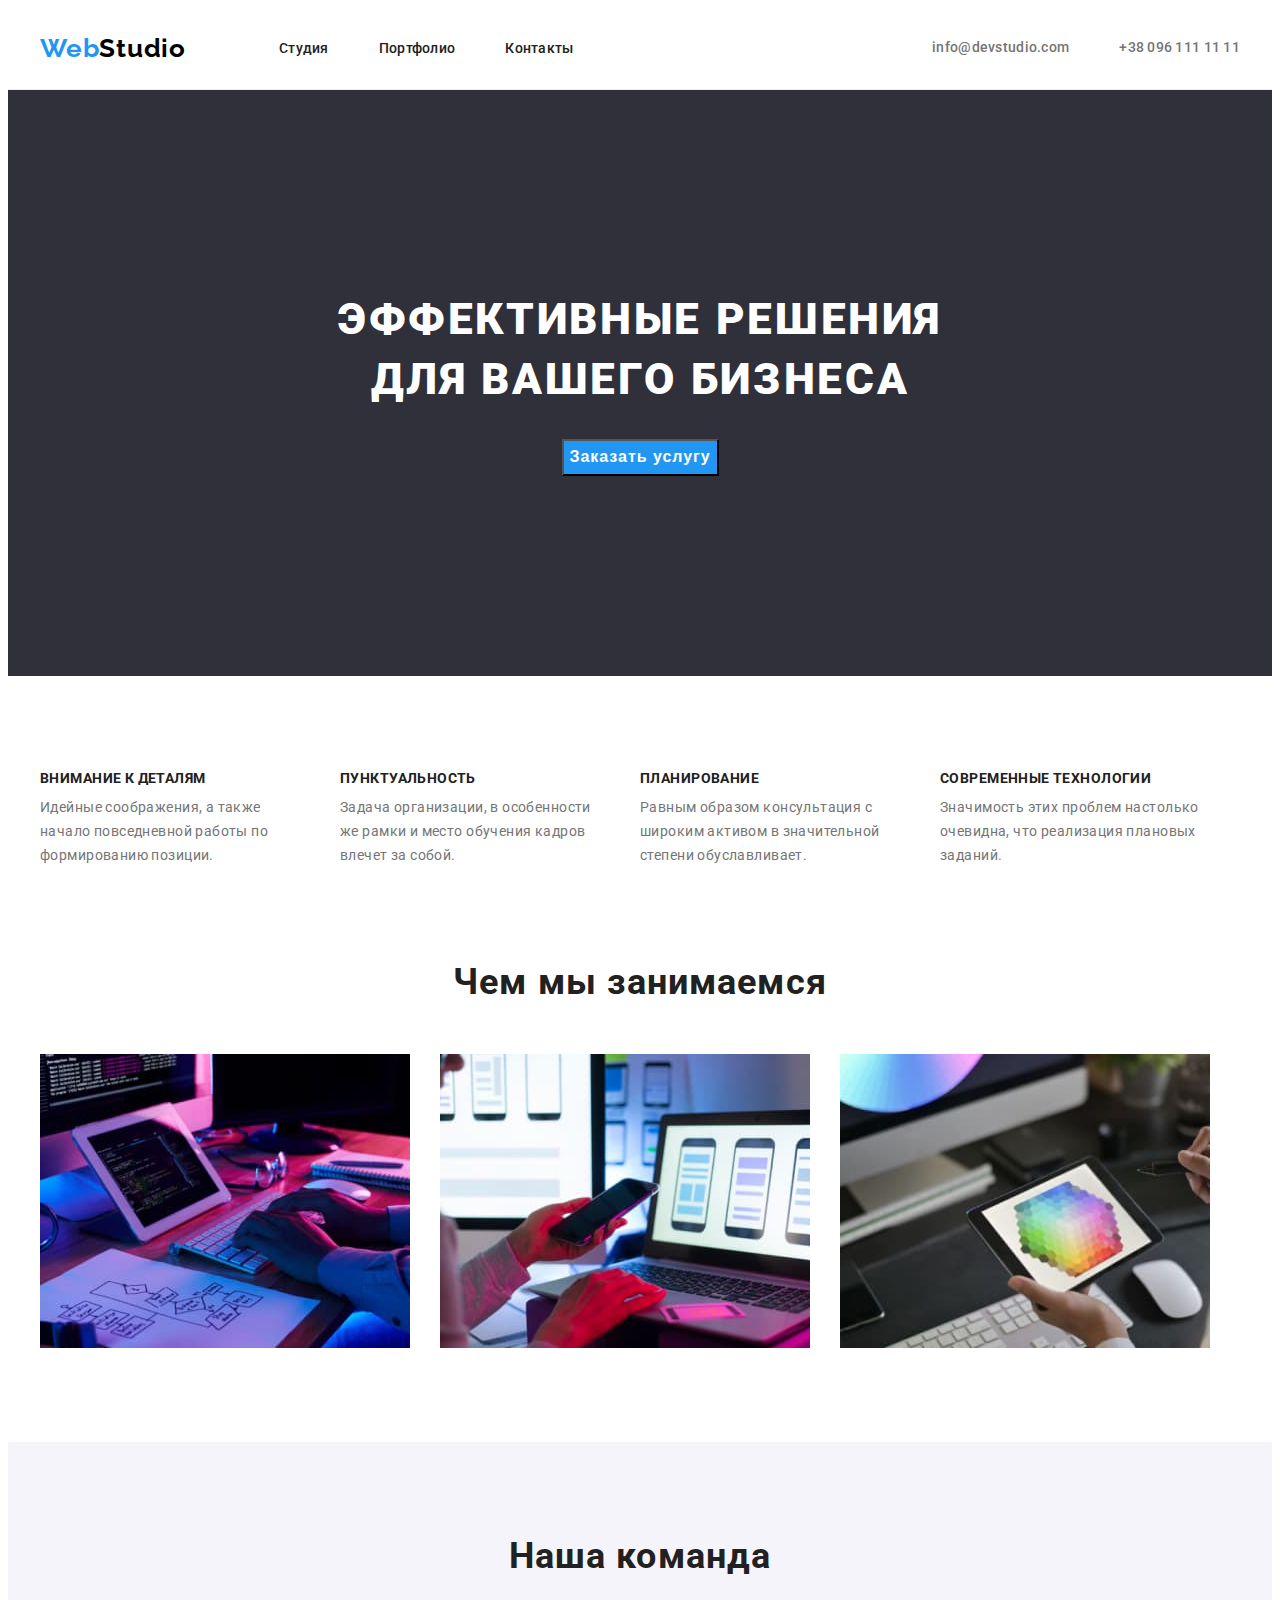
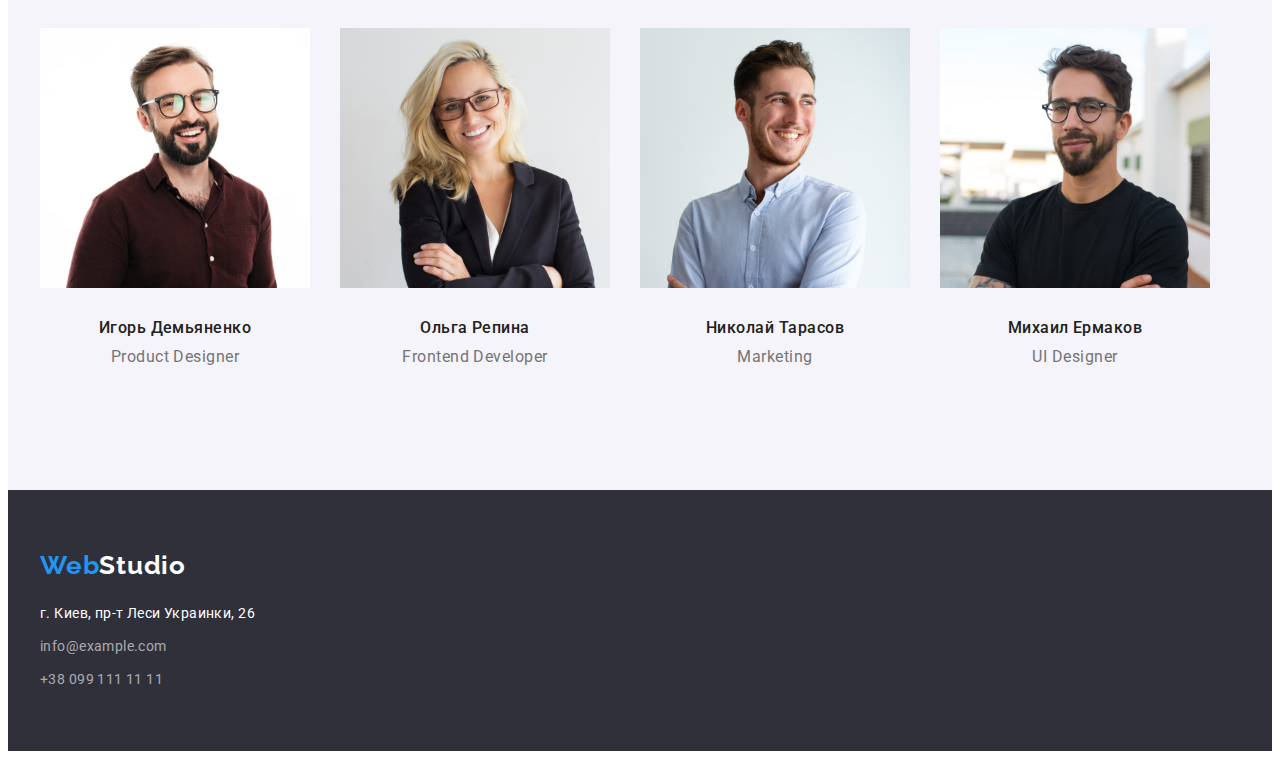
<file: index.html>
<!DOCTYPE html>
<html lang="ru">
	<head>
		<meta charset="UTF-8" />
		<meta http-equiv="X-UA-Compatible" content="IE=edge" />
		<meta name="viewport" content="width=device-width, initial-scale=1.0" />
		<title>Студия</title>
		<link rel="preconnect" href="https://fonts.googleapis.com" />
		<link rel="preconnect" href="https://fonts.gstatic.com" crossorigin />
		<link
			href="https://fonts.googleapis.com/css2?family=Raleway:wght@700&family=Roboto:wght@400;500;700;900&display=swap"
			rel="stylesheet"
		/>
		<link
			rel="stylesheet"
			href="https://cdnjs.cloudflare.com/ajax/libs/modern-normalize/1.1.0/modern-normalize.min.css"
			integrity="sha512-wpPYUAdjBVSE4KJnH1VR1HeZfpl1ub8YT/NKx4PuQ5NmX2tKuGu6U/JRp5y+Y8XG2tV+wKQpNHVUX03MfMFn9Q=="
			crossorigin="anonymous"
			referrerpolicy="no-referrer"
		/>
		<link rel="stylesheet" href="./css/styles.css" />
	</head>
	<body>
		<!-- Хэдэр -->
		<header class="header-section">
			<div class="container">
				<a class="logo-header" lang="en" href="./">
					<span class="web-in-logo">Web</span>Studio
				</a>
				<nav>
					<ul class="main-nav">
						<li class="main-nav-item"><a class="main-nav-link" href="./index.html">Студия</a></li>
						<li class="main-nav-item"><a class="main-nav-link" href="./portfolio.html">Портфолио</a></li>
						<li class="main-nav-item"><a class="main-nav-link" href="./contacts.html">Контакты</a></li>
					</ul>
				</nav>
				<ul class="contacts-header">
					<li class="contacts-header-item">
						<a href="mailto:info@devstudio.com" class="contacts-header-link">info@devstudio.com</a>
					</li>
					<li class="contacts-header-item">
						<a href="tel:+380961111111" class="contacts-header-link">+38 096 111 11 11</a>
					</li>
				</ul>
			</div>
		</header>
		<main>
			<!-- Герой -->
			<section class="hero">
				<div class="container">
					<h1 class="hero-title">Эффективные решения </br> для вашего бизнеса</h1>
					<button class="main-button centered" type="button">Заказать услугу</button>
				</div>
			</section>
			<!-- Преимущества -->
			<section class="benefits section">
				<div class="container"><h2 class="visually-hidden">Наши преимущества</h2>
				<ul class="benefits-list">
					<li class="benefits-list-item">
						<h3 class="benefits-title">Внимание к деталям</h3>
						<p class="benefits-text">
							Идейные соображения, а также начало повседневной работы по формированию позиции.
						</p>
					</li>
					<li class="benefits-list-item">
						<h3 class="benefits-title">Пунктуальность</h3>
						<p class="benefits-text">
							Задача организации, в особенности же рамки и место обучения кадров влечет за собой.
						</p>
					</li>
					<li class="benefits-list-item">
						<h3 class="benefits-title">Планирование</h3>
						<p class="benefits-text">
							Равным образом консультация с широким активом в значительной степени обуславливает.
						</p>
					</li>
					<li class="benefits-list-item">
						<h3 class="benefits-title">Современные технологии</h3>
						<p class="benefits-text">Значимость этих проблем настолько очевидна, что реализация плановых заданий.</p>
					</li>
				</ul></div>
				
			</section>
			<!-- Чем мы занимаемся -->
			<section class="what-are-we-doing section">
				<div class="container"><h2 class="what-are-we-doing-title">Чем мы занимаемся</h2>
				<ul class="what-are-we-doing-list">
					<li class="what-are-we-doing-item">
						<img src="./images/what-are-we-doing/what-are-we-doing-1.jpg" alt="Коддинг" width="370" height="294" />
					</li>
					<li class="what-are-we-doing-item">
						<img
							src="./images/what-are-we-doing/what-are-we-doing-2.jpg"
							alt="Мобильная версия"
							width="370"
							height="294"
						/>
					</li>
					<li class="what-are-we-doing-item">
						<img
							src="./images/what-are-we-doing/what-are-we-doing-3.jpg"
							alt="Разработка дизайна"
							width="370"
							height="294"
						/>
					</li>
				</ul></div>
				
			</section>
			<!-- Наша команда -->
			<section class="our-team section">
				<div class="container">
					<h2 class="our-team-title">Наша команда</h2>
				<ul class="our-team-list">
					<li class="our-team-item">
						<img src="./images/our-team/our-team-Igor.jpg" alt="Игорь Демьяненко" width="270" height="260" />
						<div class="our-team-div"><h3 class="our-team-name">Игорь Демьяненко</h3>
						<p class="our-team-work-position">Product Designer</p></div>
						
					</li>
					<li class="our-team-item">
						<img src="./images/our-team/our-team-Olga.jpg" alt="Ольга Репина" width="270" height="260" />
						<div class="our-team-div"><h3 class="our-team-name">Ольга Репина</h3>
						<p class="our-team-work-position">Frontend Developer</p></div>
						
					</li>
					<li class="our-team-item">
						<img src="./images/our-team/our-team-Nikolai.jpg" alt="Николай Тарасов" width="270" height="260" />
						<div class="our-team-div"><h3 class="our-team-name">Николай Тарасов</h3>
						<p class="our-team-work-position">Marketing</p></div>
						
					</li>
					<li class="our-team-item">
						<img src="./images/our-team/our-team-Mikhail.jpg" alt="Михаил Ермаков" width="270" height="260" />
						<div class="our-team-div"><h3 class="our-team-name">Михаил Ермаков</h3>
						<p class="our-team-work-position">UI Designer</p></div>
						
					</li>
				</ul>
				</div>
			</section>
		</main>
		<!-- Футер -->
		<footer class="footer-section">
			<div class="container">
				<a class="logo-footer" lang="en" href="./">
				<span class="web-in-logo">Web</span>Studio
			</a>
			<address>
				<ul class="address-list">
					<li class="address-list-item">
						<a class="address-footer" href="https://tinyurl.com/2mnkw5w6" target="_blank" rel="noopener noreferrer">
							г. Киев, пр-т Леси Украинки, 26
						</a>
					</li>
					<li class="address-list-item"><a class="contacts-footer" href="mailto:info@example.com">info@example.com</a></li>
					<li class="address-list-item"><a class="contacts-footer" href="tel:+380991111111">+38 099 111 11 11</a></li>
				</ul>
			</address>
			</div>
		</footer>
	</body>
</html>
</file>
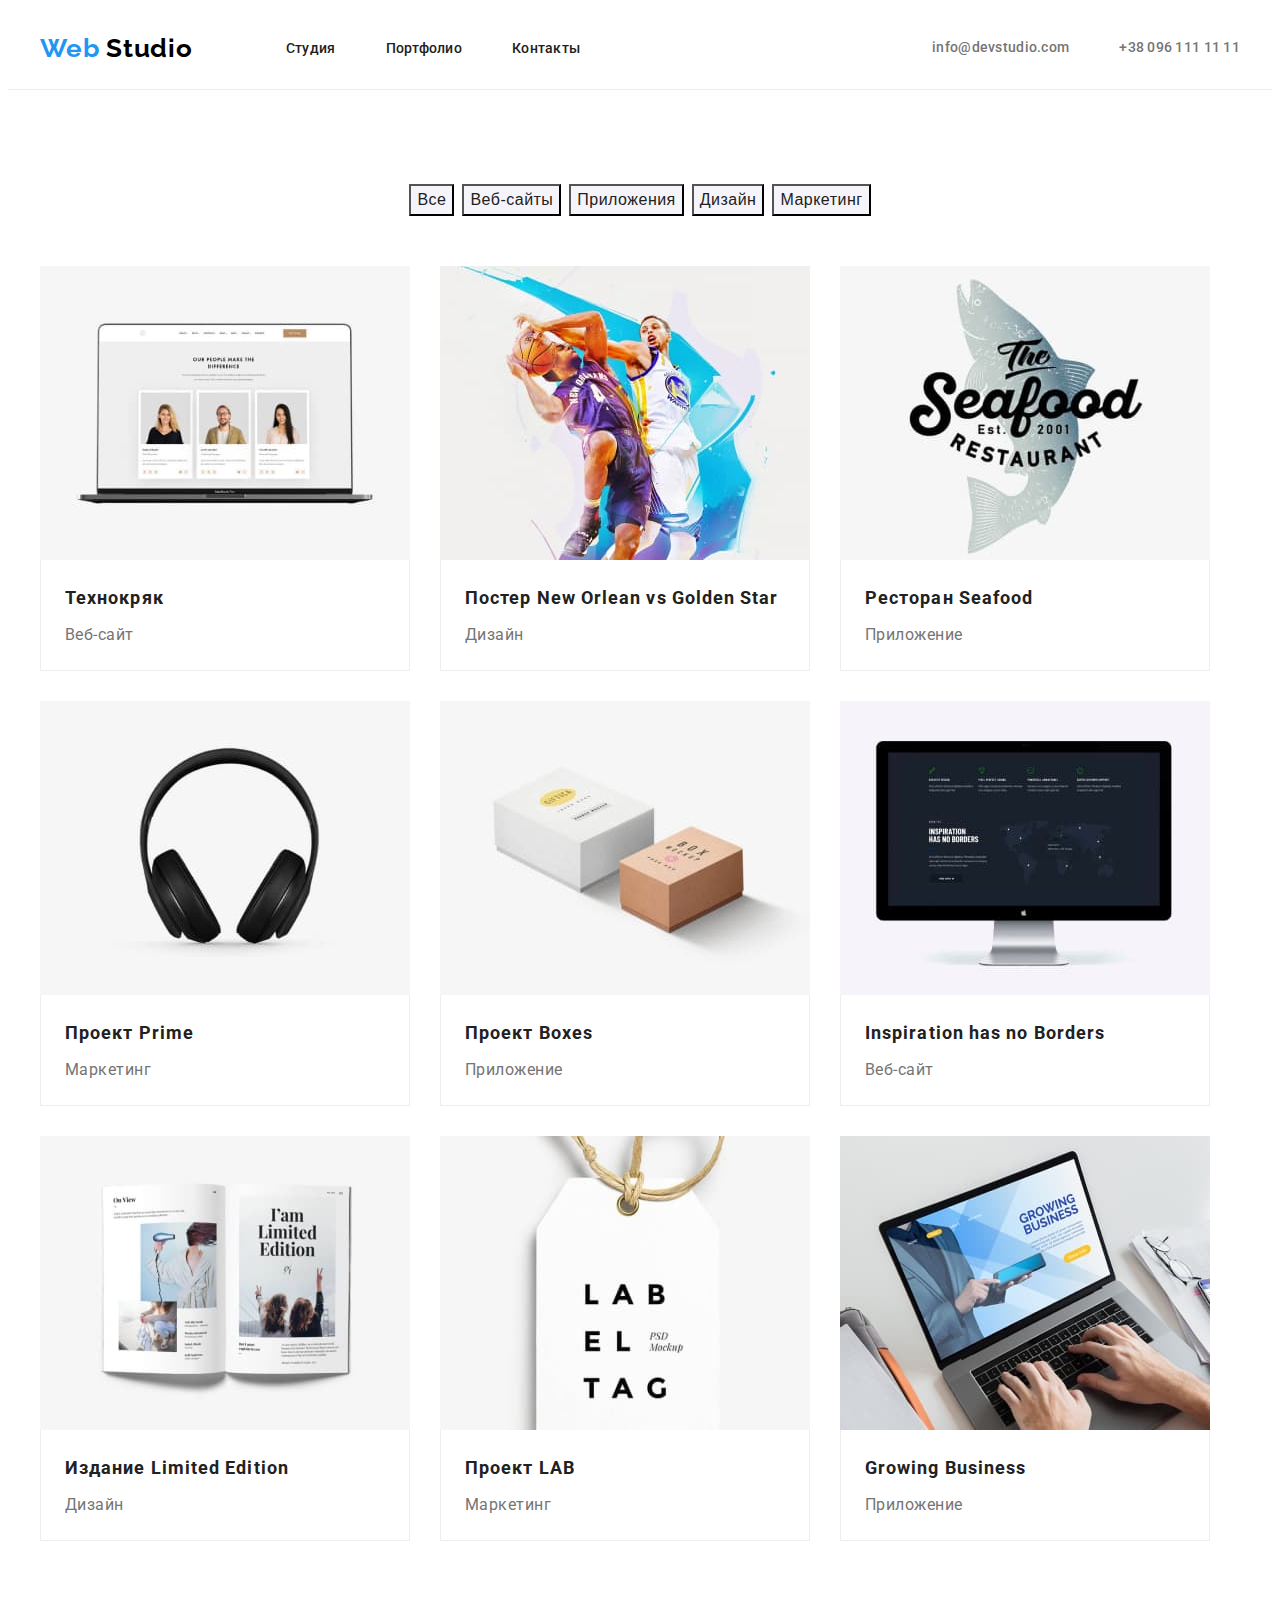
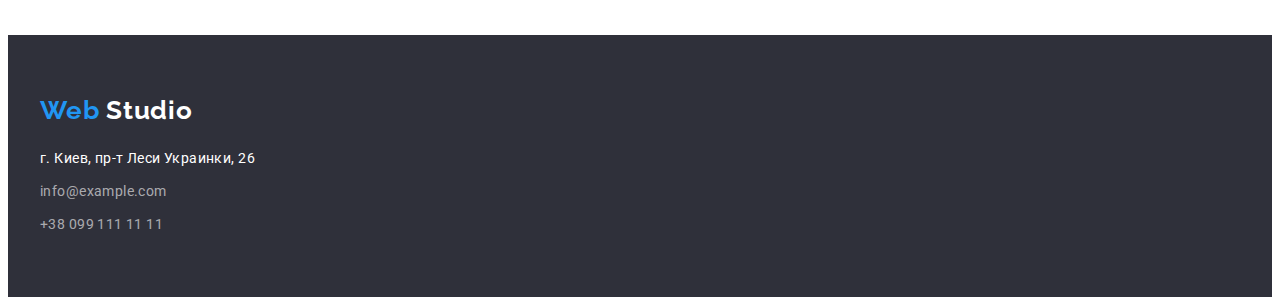
<file: portfolio.html>
<!DOCTYPE html>
<html lang="ru">
	<head>
		<meta charset="UTF-8" />
		<meta http-equiv="X-UA-Compatible" content="IE=edge" />
		<meta name="viewport" content="width=device-width, initial-scale=1.0" />
		<title>Портфолио</title>
		<link rel="preconnect" href="https://fonts.googleapis.com" />
		<link rel="preconnect" href="https://fonts.gstatic.com" crossorigin />
		<link
			href="https://fonts.googleapis.com/css2?family=Raleway:wght@700&family=Roboto:wght@400;500;700;900&display=swap"
			rel="stylesheet"
		/>
		<link
			rel="stylesheet"
			href="https://cdnjs.cloudflare.com/ajax/libs/modern-normalize/1.1.0/modern-normalize.min.css"
			integrity="sha512-wpPYUAdjBVSE4KJnH1VR1HeZfpl1ub8YT/NKx4PuQ5NmX2tKuGu6U/JRp5y+Y8XG2tV+wKQpNHVUX03MfMFn9Q=="
			crossorigin="anonymous"
			referrerpolicy="no-referrer"
		/>
		<link rel="stylesheet" href="./css/styles.css" />
	</head>
	<body>
		<!-- Хэдэр -->
		<header class="header-section">
			<div class="container">
				<a class="logo-header" lang="en" href="./">
					<span class="web-in-logo">Web</span>
					Studio
				</a>
				<nav>
					<ul class="main-nav">
						<li class="main-nav-item"><a class="main-nav-link" href="./index.html">Студия</a></li>
						<li class="main-nav-item"><a class="main-nav-link" href="./portfolio.html">Портфолио</a></li>
						<li class="main-nav-item"><a class="main-nav-link" href="./contacts.html">Контакты</a></li>
					</ul>
				</nav>
				<ul class="contacts-header">
					<li class="contacts-header-item">
						<a href="mailto:info@devstudio.com" class="contacts-header-link">info@devstudio.com</a>
					</li>
					<li class="contacts-header-item">
						<a href="tel:+380961111111" class="contacts-header-link">+38 096 111 11 11</a>
					</li>
				</ul>
			</div>
		</header>
		<main>
			<section class="section">
				<div class="container">
					<h1 class="visually-hidden">Наши проекты</h1>
					<ul class="sorting-list">
						<li class="sorting-list-item"><button class="sort-button" type="button">Все</button></li>
						<li class="sorting-list-item"><button class="sort-button" type="button">Веб-сайты</button></li>
						<li class="sorting-list-item"><button class="sort-button" type="button">Приложения</button></li>
						<li class="sorting-list-item"><button class="sort-button" type="button">Дизайн</button></li>
						<li class="sorting-list-item"><button class="sort-button" type="button">Маркетинг</button></li>
					</ul>
					<ul class="portfolio-list">
						<li class="portfolio-list-item">
							<a href="" class="projects-item">
								<img
									class="portfolio-img"
									src="./images/portfolio/portfolio1.jpg"
									alt="Технокряк"
									width="370"
									height="294"
								/>
								<div class="project-info">
									<h2 class="project-name">Технокряк</h2>
									<p class="sort-item">Веб-сайт</p>
								</div>
							</a>
						</li>
						<li class="portfolio-list-item">
							<a href="" class="projects-item">
								<img
									class="portfolio-img"
									src="./images/portfolio/portfolio2.jpg"
									alt="Постер New Orlean vs Golden Star"
									width="370"
									height="294"
								/>
								<div class="project-info">
									<h2 class="project-name">Постер New Orlean vs Golden Star</h2>
									<p class="sort-item">Дизайн</p>
								</div>
							</a>
						</li>
						<li class="portfolio-list-item">
							<a href="" class="projects-item">
								<img
									class="portfolio-img"
									src="./images/portfolio/portfolio3.jpg"
									alt="Ресторан Seafood"
									width="370"
									height="294"
								/>
								<div class="project-info">
									<h2 class="project-name">Ресторан Seafood</h2>
									<p class="sort-item">Приложение</p>
								</div>
							</a>
						</li>
						<li class="portfolio-list-item">
							<a href="" class="projects-item">
								<img
									class="portfolio-img"
									src="./images/portfolio/portfolio4.jpg"
									alt="Проект Prime"
									width="370"
									height="294"
								/>
								<div class="project-info">
									<h2 class="project-name">Проект Prime</h2>
									<p class="sort-item">Маркетинг</p>
								</div>
							</a>
						</li>
						<li class="portfolio-list-item">
							<a href="" class="projects-item">
								<img
									class="portfolio-img"
									src="./images/portfolio/portfolio5.jpg"
									alt="Проект Boxes"
									width="370"
									height="294"
								/>
								<div class="project-info">
									<h2 class="project-name">Проект Boxes</h2>
									<p class="sort-item">Приложение</p>
								</div>
							</a>
						</li>
						<li class="portfolio-list-item">
							<a href="" class="projects-item">
								<img
									class="portfolio-img"
									src="./images/portfolio/portfolio6.jpg"
									alt="Inspiration has no Borders"
									width="370"
									height="294"
								/>
								<div class="project-info">
									<h2 class="project-name">Inspiration has no Borders</h2>
									<p class="sort-item">Веб-сайт</p>
								</div>
							</a>
						</li>
						<li class="portfolio-list-item">
							<a href="" class="projects-item">
								<img
									class="portfolio-img"
									src="./images/portfolio/portfolio7.jpg"
									alt="Издание Limited Edition"
									width="370"
									height="294"
								/>
								<div class="project-info">
									<h2 class="project-name">Издание Limited Edition</h2>
									<p class="sort-item">Дизайн</p>
								</div>
							</a>
						</li>
						<li class="portfolio-list-item">
							<a href="" class="projects-item">
								<img
									class="portfolio-img"
									src="./images/portfolio/portfolio8.jpg"
									alt="Проект LAB"
									width="370"
									height="294"
								/>
								<div class="project-info">
									<h2 class="project-name">Проект LAB</h2>
									<p class="sort-item">Маркетинг</p>
								</div>
							</a>
						</li>
						<li class="portfolio-list-item">
							<a href="" class="projects-item">
								<img
									class="portfolio-img"
									src="./images/portfolio/portfolio9.jpg"
									alt="Growing Business"
									width="370"
									height="294"
								/>
								<div class="project-info">
									<h2 class="project-name">Growing Business</h2>
									<p class="sort-item">Приложение</p>
								</div>
							</a>
						</li>
					</ul>
				</div>
			</section>
		</main>
		<!-- Футер -->
		<footer class="footer-section">
			<div class="container">
				<a class="logo-footer" lang="en" href="./">
					<span class="web-in-logo">Web</span>
					Studio
				</a>
				<address>
					<ul class="address-list">
						<li class="address-list-item">
							<a class="address-footer" href="https://tinyurl.com/2mnkw5w6" target="_blank" rel="noopener noreferrer">
								г. Киев, пр-т Леси Украинки, 26
							</a>
						</li>
						<li class="address-list-item">
							<a class="contacts-footer" href="mailto:info@example.com">info@example.com</a>
						</li>
						<li class="address-list-item"><a class="contacts-footer" href="tel:+380991111111">+38 099 111 11 11</a></li>
					</ul>
				</address>
			</div>
		</footer>
	</body>
</html>
</file>
<file: css/styles.css>
:root {
	--accent-color: #2196f3;
	--primary-black: #212121;
	--primary-grey: #757575;
	--white: #ffffff;
	--background-black: #2f303a;
	--background-grey: #f5f4fa;
}
body {
	font-family: roboto, sans-serif;
	color: var(--primary-grey);
	font-size: 14px;
	line-height: 1.71;
	letter-spacing: 0.03em;
}
ul,
h1,
h2,
h3,
h4,
h5,
h6,
p {
	margin-top: 0;
	margin-bottom: 0;
	padding-inline-start: 0;
}
img {
	display: block;
	max-width: 100%;
}
.centered {
	margin-left: auto;
	margin-right: auto;
}
.container {
	width: 1200px;
	margin-left: auto;
	margin-right: auto;
	padding-left: 15px;
	padding-right: 15px;
}
.header-section > .container {
	background-color: var(--white);
	display: flex;
	align-items: center;
}
.header-section {
	border-bottom: 1px solid #ececec;
}
.logo-header {
	font-family: raleway, sans-serif;
	font-weight: 700;
	font-size: 26px;
	line-height: 1.2;
	letter-spacing: 0.03em;
	color: #000000;
	text-decoration: none;
	margin-right: 93px;
}
.main-nav {
	display: flex;
}
.main-nav-item:not(:first-child),
.contacts-header-item:not(:first-child) {
	margin-left: 50px;
}
.contacts-header {
	display: flex;
	margin-left: auto;
}
.web-in-logo {
	color: var(--accent-color);
}
.section {
	padding-top: 94px;
	padding-bottom: 94px;
}
.main-nav,
.contacts-header,
.benefits-list,
.what-are-we-doing-list,
.our-team-list,
.address-list,
.sorting-list,
.portfolio-list {
	list-style-type: none;
}
.contacts-header-link,
.main-nav-link {
	font-weight: 500;
	line-height: 1.2;
	letter-spacing: 0.02em;
	text-decoration: none;
}
.contacts-header-link {
	color: var(--primary-grey);
}
.main-nav-link {
	color: var(--primary-black);
	display: block;
	padding-top: 32px;
	padding-bottom: 32px;
}
.main-nav-link:hover,
.main-nav-link:focus,
.contacts-header-link:hover,
.contacts-header-link:focus {
	color: var(--accent-color);
}
.hero {
	background-color: var(--background-black);
	padding-top: 200px;
	padding-bottom: 200px;
}
.hero-title {
	font-weight: 900;
	font-size: 44px;
	line-height: 1.36;
	text-transform: uppercase;
	text-align: center;
	letter-spacing: 0.06em;
	color: var(--white);

	margin-bottom: 30px;
}
.hero.section {
	padding-top: 200px;
	padding-bottom: 200px;
}
.main-button {
	font-weight: 700;
	font-size: 16px;
	line-height: 1.88;
	display: flex;
	align-items: center;
	text-align: center;
	letter-spacing: 0.06em;
	color: var(--white);

	cursor: pointer;

	background-color: var(--accent-color);
}
.visually-hidden {
	position: absolute;
	width: 1px;
	height: 1px;
	margin: -1px;
	border: 0;
	padding: 0;
	white-space: nowrap;
	clip-path: inset(100%);
	clip: rect(0 0 0 0);
	overflow: hidden;
}
.benefits-list {
	display: flex;
}
.benefits-list-item {
	max-width: 270px;
}
.benefits-list-item:not(:first-child) {
	margin-left: 30px;
}
.benefits,
.what-are-we-doing {
	background-color: var(--white);
}
.benefits-title {
	font-size: 14px;
	line-height: 1.2;
	text-transform: uppercase;
	color: var(--primary-black);
	margin-bottom: 10px;
}
.what-are-we-doing-list {
	display: flex;
}
.what-are-we-doing-item:not(:first-child) {
	margin-left: 30px;
}
.what-are-we-doing-title,
.our-team-title {
	font-size: 36px;
	line-height: 1.16;
	text-align: center;
	letter-spacing: 0.03em;
	color: var(--primary-black);

	margin-bottom: 50px;
}
.what-are-we-doing {
	padding-top: 0;
}
.our-team {
	background-color: var(--background-grey);
}
.our-team-list {
	display: flex;
}
.our-team-item:not(:first-child) {
	margin-left: 30px;
}

.our-team-name {
	font-weight: 500;
	color: var(--primary-black);
	margin-bottom: 10px;
}
.our-team-work-position {
	color: var(--primary-grey);
}
.our-team-div {
	padding-top: 30px;
	padding-bottom: 30px;
}
.our-team-work-position,
.our-team-name {
	font-size: 16px;
	line-height: 1.19;
	text-align: center;
	letter-spacing: 0.03em;
}
.footer-section {
	background-color: var(--background-black);
	padding-top: 60px;
	padding-bottom: 60px;
}
.logo-footer {
	font-family: raleway, sans-serif;
	font-weight: 700;
	font-size: 26px;
	line-height: 1.19;
	letter-spacing: 0.03em;
	color: var(--white);
	text-decoration: none;
	margin-bottom: 30px;
}

.address-footer {
	text-decoration: none;
	color: var(--white);
	font-style: normal;
}
.contacts-footer {
	text-decoration: none;
	color: rgba(255, 255, 255, 0.6);
	font-style: normal;
}
.address-list-item:not(:first-child) {
	margin-top: 9px;
}
.address-list {
	margin-top: 20px;
}
.address-footer:hover,
.address-footer:focus,
.contacts-footer:hover,
.contacts-footer:focus {
	color: var(--accent-color);
}
/* Portfolio  */
.sort-button {
	font-weight: 500;
	font-size: 16px;
	line-height: 1.62;
	text-align: center;
	letter-spacing: 0.03em;
	color: var(--primary-black);

	background-color: var(--background-grey);

	cursor: pointer;
}
.sorting-list {
	display: flex;
	justify-content: center;
	margin-bottom: 50px;
}
.sorting-list-item:not(:first-child) {
	margin-left: 8px;
}
.sort-button:hover,
.sort-button:focus {
	color: var(--white);
	background-color: var(--accent-color);
}
.portfolio-list {
	display: flex;
	flex-wrap: wrap;
	margin-left: -30px;
	margin-top: -30px;
}
.portfolio-list-item {
	margin-left: 30px;
	margin-top: 30px;
}
.project-name {
	font-size: 18px;
	line-height: 2;
	letter-spacing: 0.06em;
	color: var(--primary-black);
	margin-bottom: 4px;
}
.sort-item {
	font-size: 16px;
	line-height: 1.88;
	letter-spacing: 0.03em;
	color: var(--primary-grey);
}
.projects-item {
	text-decoration: none;
}

.project-info {
	padding-top: 20px;
	padding-bottom: 20px;
	padding-left: 24px;
	padding-right: 24px;
	border-bottom: 1px solid #eeeeee;
	border-left: 1px solid #eeeeee;
	border-right: 1px solid #eeeeee;
}
</file>
